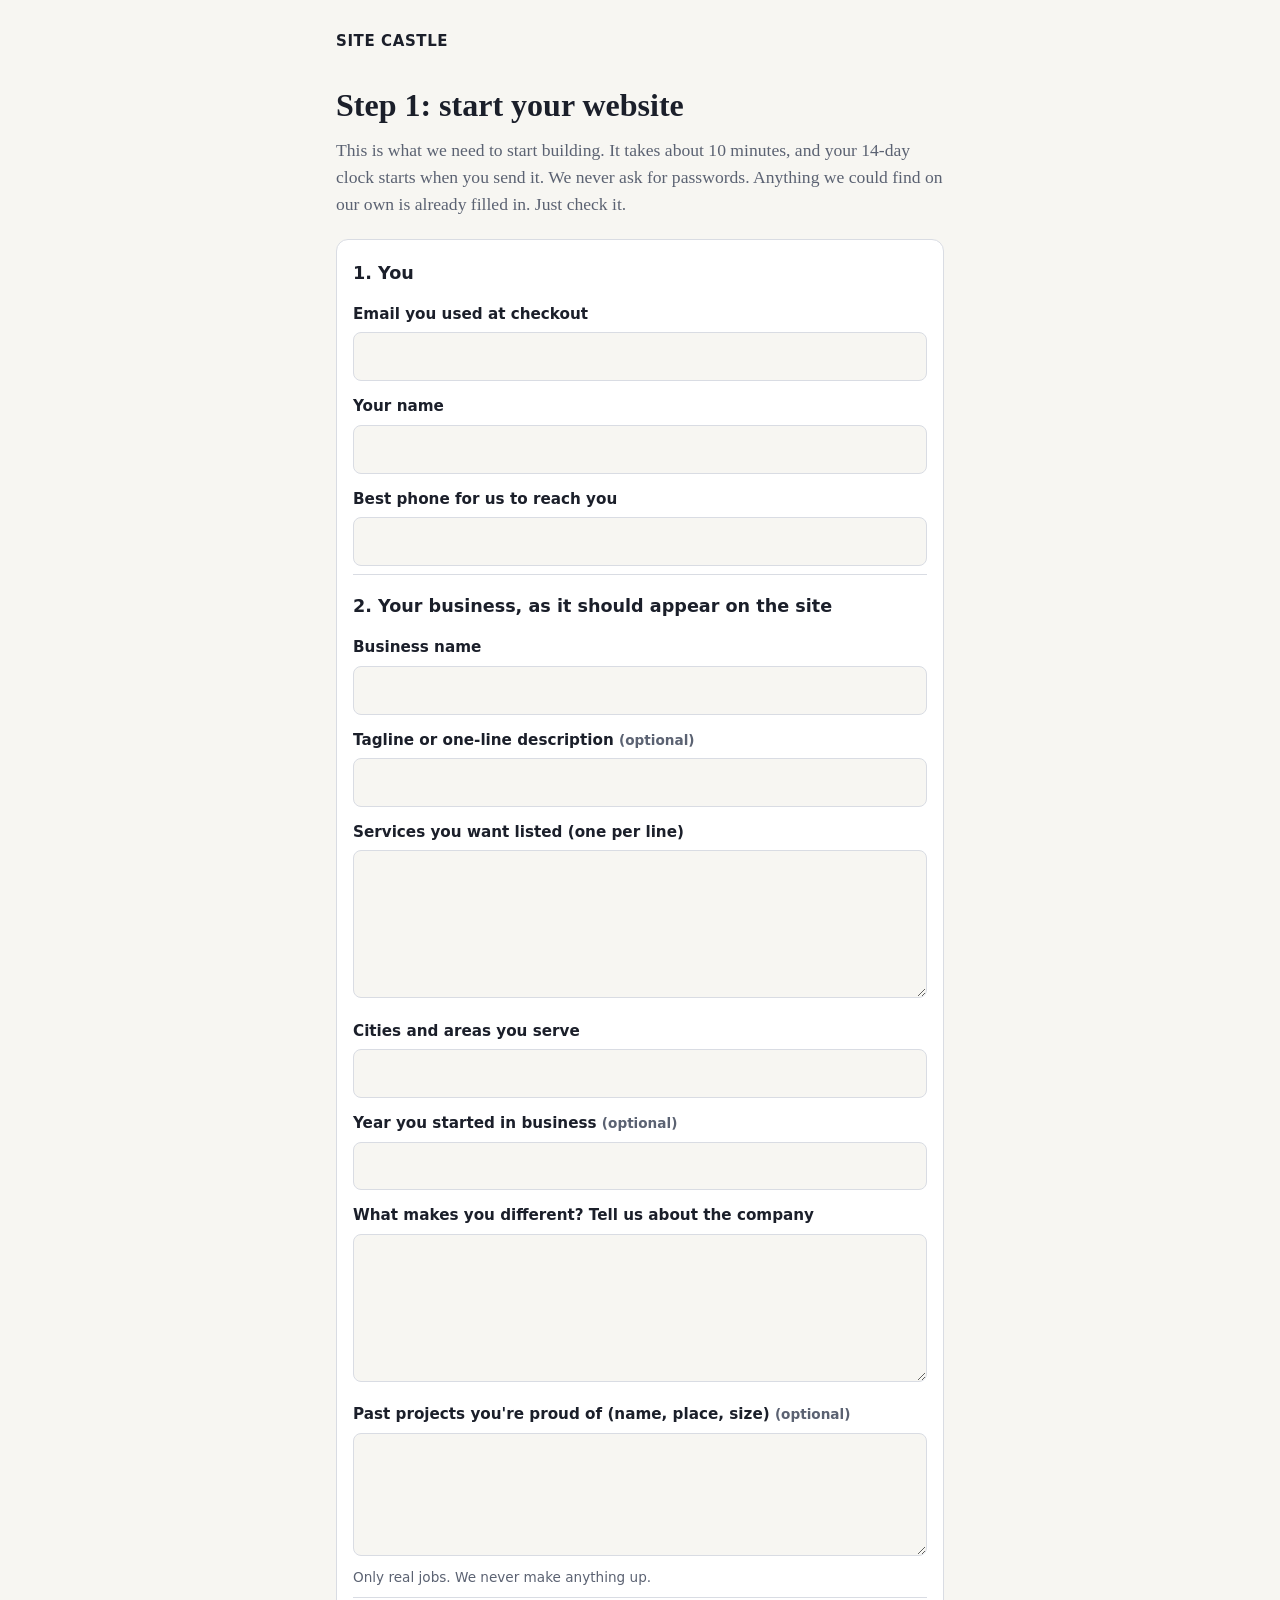
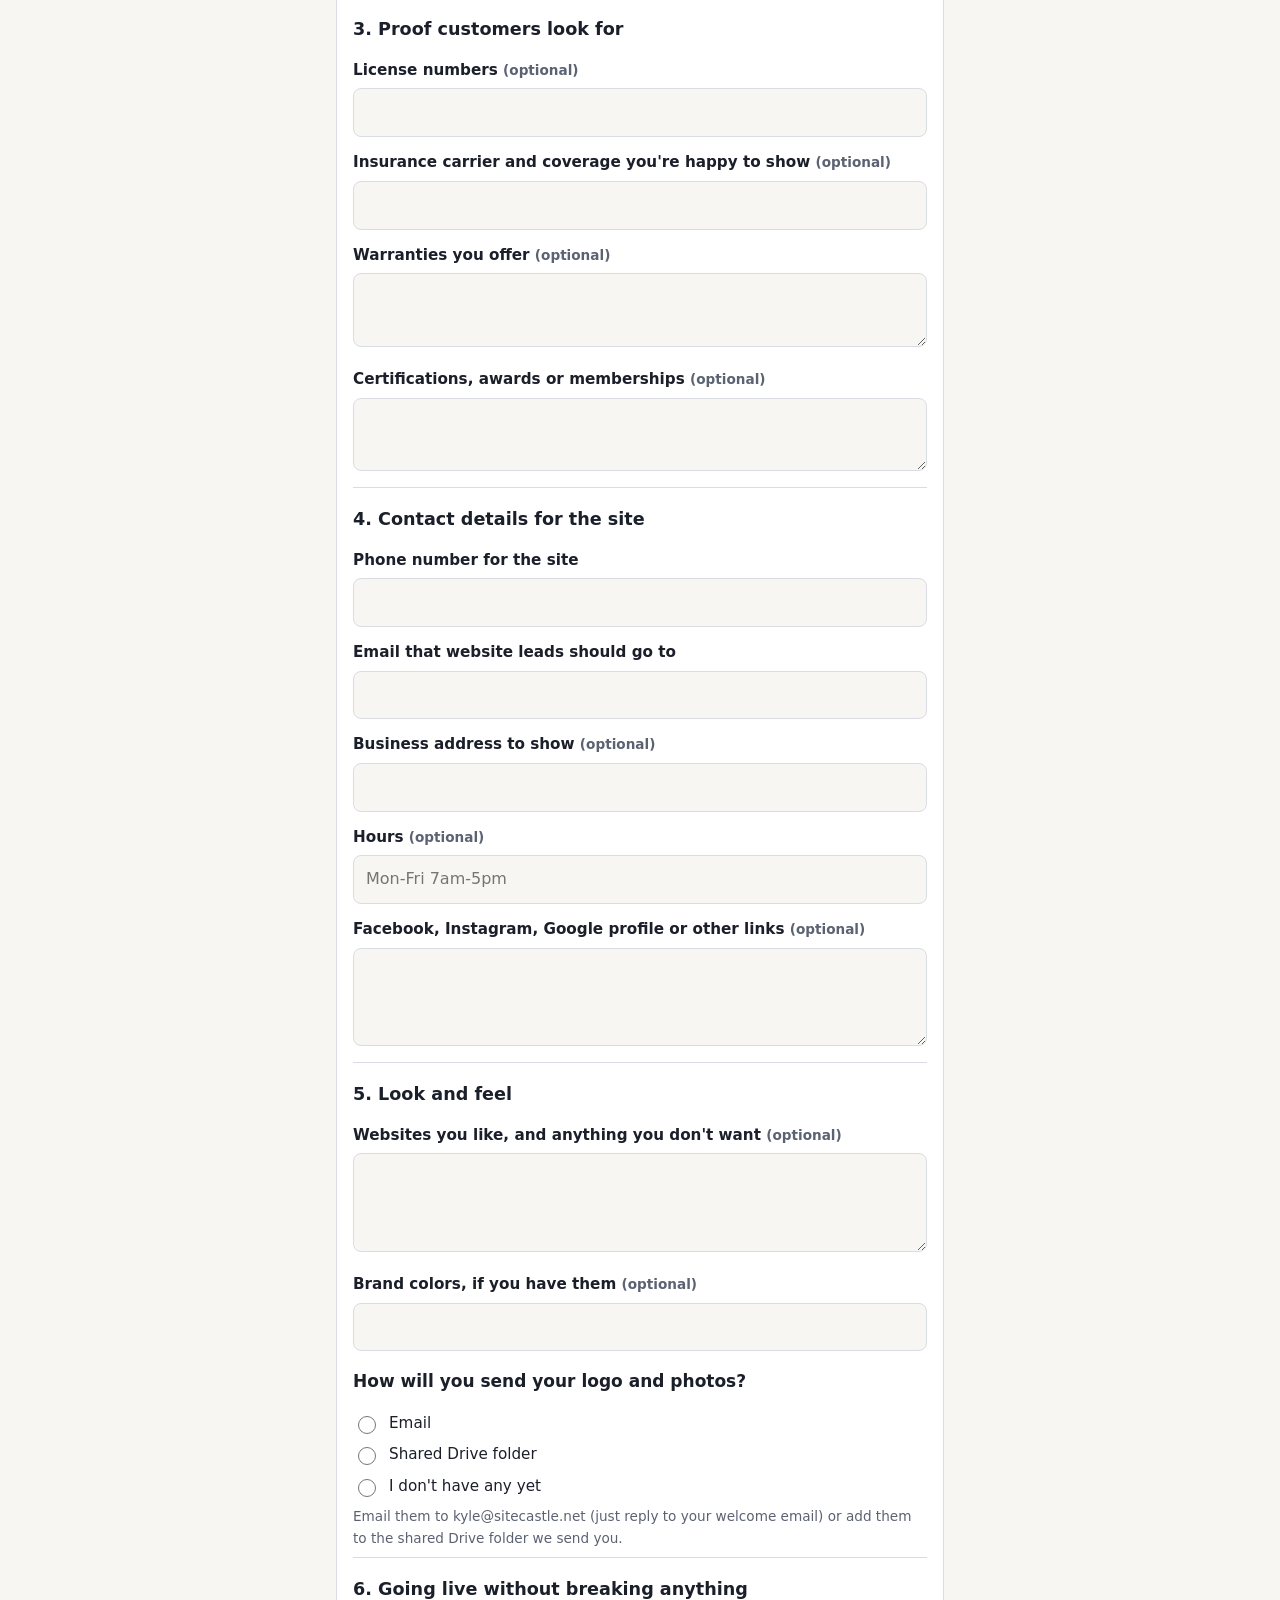
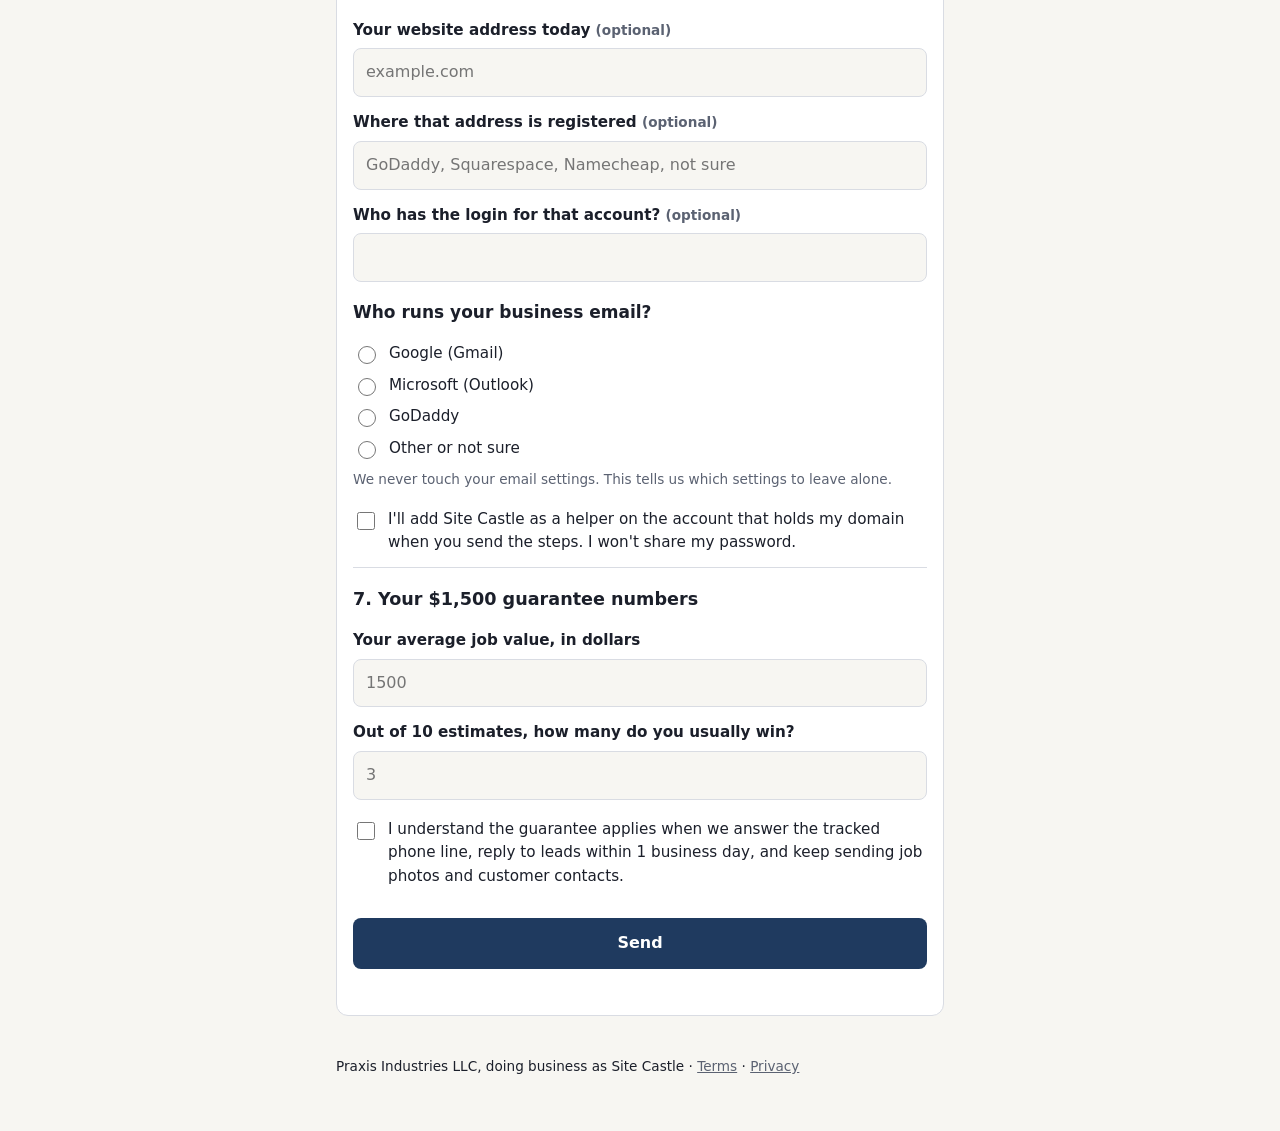
<file: intake-a.html>
<!doctype html>
<html lang="en">
<head>
<meta charset="utf-8">
<meta name="viewport" content="width=device-width, initial-scale=1">
<meta name="robots" content="noindex">
<title>Start your website | Site Castle</title>
<link rel="stylesheet" href="style.css">
</head>
<body>
<div class="wrap">
  <header class="site"><a href="index.html">Site Castle</a></header>
  <main>
    <h1>Step 1: start your website</h1>
    <p class="lede">This is what we need to start building. It takes about 10 minutes, and your 14-day clock starts when you send it. We never ask for passwords. Anything we could find on our own is already filled in. Just check it.</p>

    <form name="intake-a" method="POST" action="/intake-a.html" data-netlify="true" netlify-honeypot="bot-field" data-intake novalidate>
      <input type="hidden" name="form-name" value="intake-a">
      <p class="hp"><label>Don't fill this out: <input name="bot-field" tabindex="-1" autocomplete="off"></label></p>
      <fieldset>
      <legend>1. You</legend>
      <label for="email">Email you used at checkout</label>
      <input type="email" id="email" name="email" autocomplete="email" required>
      <label for="contact_name">Your name</label>
      <input type="text" id="contact_name" name="contact_name" autocomplete="name" required>
      <label for="contact_phone">Best phone for us to reach you</label>
      <input type="tel" id="contact_phone" name="contact_phone" autocomplete="tel" required>
      </fieldset>
      <fieldset>
      <legend>2. Your business, as it should appear on the site</legend>
      <label for="company">Business name</label>
      <input type="text" id="company" name="company" autocomplete="organization" required data-prefill>
      <label for="tagline">Tagline or one-line description <span class="hint">(optional)</span></label>
      <input type="text" id="tagline" name="tagline" data-prefill>
      <label for="services">Services you want listed (one per line)</label>
      <textarea id="services" name="services" rows="5" required data-prefill></textarea>
      <label for="areas">Cities and areas you serve</label>
      <input type="text" id="areas" name="areas" required data-prefill>
      <label for="years">Year you started in business <span class="hint">(optional)</span></label>
      <input type="text" id="years" name="years" data-prefill>
      <label for="about">What makes you different? Tell us about the company</label>
      <textarea id="about" name="about" rows="5" required></textarea>
      <label for="projects">Past projects you&#x27;re proud of (name, place, size) <span class="hint">(optional)</span></label>
      <textarea id="projects" name="projects" rows="4"></textarea>
      <p class="hint">Only real jobs. We never make anything up.</p>
      </fieldset>
      <fieldset>
      <legend>3. Proof customers look for</legend>
      <label for="license">License numbers <span class="hint">(optional)</span></label>
      <input type="text" id="license" name="license" data-prefill>
      <label for="insurance">Insurance carrier and coverage you&#x27;re happy to show <span class="hint">(optional)</span></label>
      <input type="text" id="insurance" name="insurance">
      <label for="warranty">Warranties you offer <span class="hint">(optional)</span></label>
      <textarea id="warranty" name="warranty" rows="2"></textarea>
      <label for="credentials">Certifications, awards or memberships <span class="hint">(optional)</span></label>
      <textarea id="credentials" name="credentials" rows="2" data-prefill></textarea>
      </fieldset>
      <fieldset>
      <legend>4. Contact details for the site</legend>
      <label for="site_phone">Phone number for the site</label>
      <input type="tel" id="site_phone" name="site_phone" required data-prefill>
      <label for="site_email">Email that website leads should go to</label>
      <input type="email" id="site_email" name="site_email" required>
      <label for="address">Business address to show <span class="hint">(optional)</span></label>
      <input type="text" id="address" name="address" autocomplete="street-address" data-prefill>
      <label for="hours">Hours <span class="hint">(optional)</span></label>
      <input type="text" id="hours" name="hours" placeholder="Mon-Fri 7am-5pm" data-prefill>
      <label for="social">Facebook, Instagram, Google profile or other links <span class="hint">(optional)</span></label>
      <textarea id="social" name="social" rows="3" data-prefill></textarea>
      </fieldset>
      <fieldset>
      <legend>5. Look and feel</legend>
      <label for="likes">Websites you like, and anything you don&#x27;t want <span class="hint">(optional)</span></label>
      <textarea id="likes" name="likes" rows="3"></textarea>
      <label for="colors">Brand colors, if you have them <span class="hint">(optional)</span></label>
      <input type="text" id="colors" name="colors">
      <p><strong>How will you send your logo and photos?</strong></p>
      <div class="radios">
        <label><input type="radio" name="files_how" value="Email" required> Email</label>
        <label><input type="radio" name="files_how" value="Shared Drive folder" required> Shared Drive folder</label>
        <label><input type="radio" name="files_how" value="I don&#x27;t have any yet" required> I don&#x27;t have any yet</label>
      </div>
      <p class="hint">Email them to kyle@sitecastle.net (just reply to your welcome email) or add them to the shared Drive folder we send you.</p>
      </fieldset>
      <fieldset>
      <legend>6. Going live without breaking anything</legend>
      <label for="domain">Your website address today <span class="hint">(optional)</span></label>
      <input type="text" id="domain" name="domain" placeholder="example.com" data-prefill>
      <label for="registrar">Where that address is registered <span class="hint">(optional)</span></label>
      <input type="text" id="registrar" name="registrar" placeholder="GoDaddy, Squarespace, Namecheap, not sure" data-prefill>
      <label for="registrar_owner">Who has the login for that account? <span class="hint">(optional)</span></label>
      <input type="text" id="registrar_owner" name="registrar_owner">
      <p><strong>Who runs your business email?</strong></p>
      <div class="radios">
        <label><input type="radio" name="email_provider" value="Google (Gmail)" required> Google (Gmail)</label>
        <label><input type="radio" name="email_provider" value="Microsoft (Outlook)" required> Microsoft (Outlook)</label>
        <label><input type="radio" name="email_provider" value="GoDaddy" required> GoDaddy</label>
        <label><input type="radio" name="email_provider" value="Other or not sure" required> Other or not sure</label>
      </div>
      <p class="hint">We never touch your email settings. This tells us which settings to leave alone.</p>
      <label class="check"><input type="checkbox" id="delegate_ok" name="delegate_ok" value="yes" required> <span>I&#x27;ll add Site Castle as a helper on the account that holds my domain when you send the steps. I won&#x27;t share my password.</span></label>
      </fieldset>
      <fieldset>
      <legend>7. Your $1,500 guarantee numbers</legend>
      <label for="avg_job">Your average job value, in dollars</label>
      <input type="text" id="avg_job" name="avg_job" placeholder="1500" required>
      <label for="close_rate">Out of 10 estimates, how many do you usually win?</label>
      <input type="text" id="close_rate" name="close_rate" placeholder="3" required>
      <label class="check"><input type="checkbox" id="guarantee_terms" name="guarantee_terms" value="yes" required> <span>I understand the guarantee applies when we answer the tracked phone line, reply to leads within 1 business day, and keep sending job photos and customer contacts.</span></label>
      </fieldset>

      <button type="submit">Send</button>
      <p class="saved" id="saved" aria-live="polite"></p>

      <div class="result ok" id="result-ok" role="status" aria-live="polite">
        <p><strong>Thank you. Your 14-day clock has started.</strong> We build a preview of your site and show it to you before anything goes live.</p><p>Next is a second form about leads, reviews and growth. It is not needed to build your site and is due within 30 days. <a href="intake-b.html">Start the second form now</a>, or use the link in your email later.</p>
      </div>
      <div class="result warn" id="result-err" role="alert">
        <p>Something went wrong sending that. Your answers are still here. Please try again in a moment, or email kyle@sitecastle.net.</p>
      </div>
    </form>
  </main>
  <footer>
    <p>Praxis Industries LLC, doing business as Site Castle &middot; <a href="terms.html">Terms</a> &middot; <a href="privacy.html">Privacy</a></p>
  </footer>
</div>
<script src="intake.js"></script>
</body>
</html>
</file>
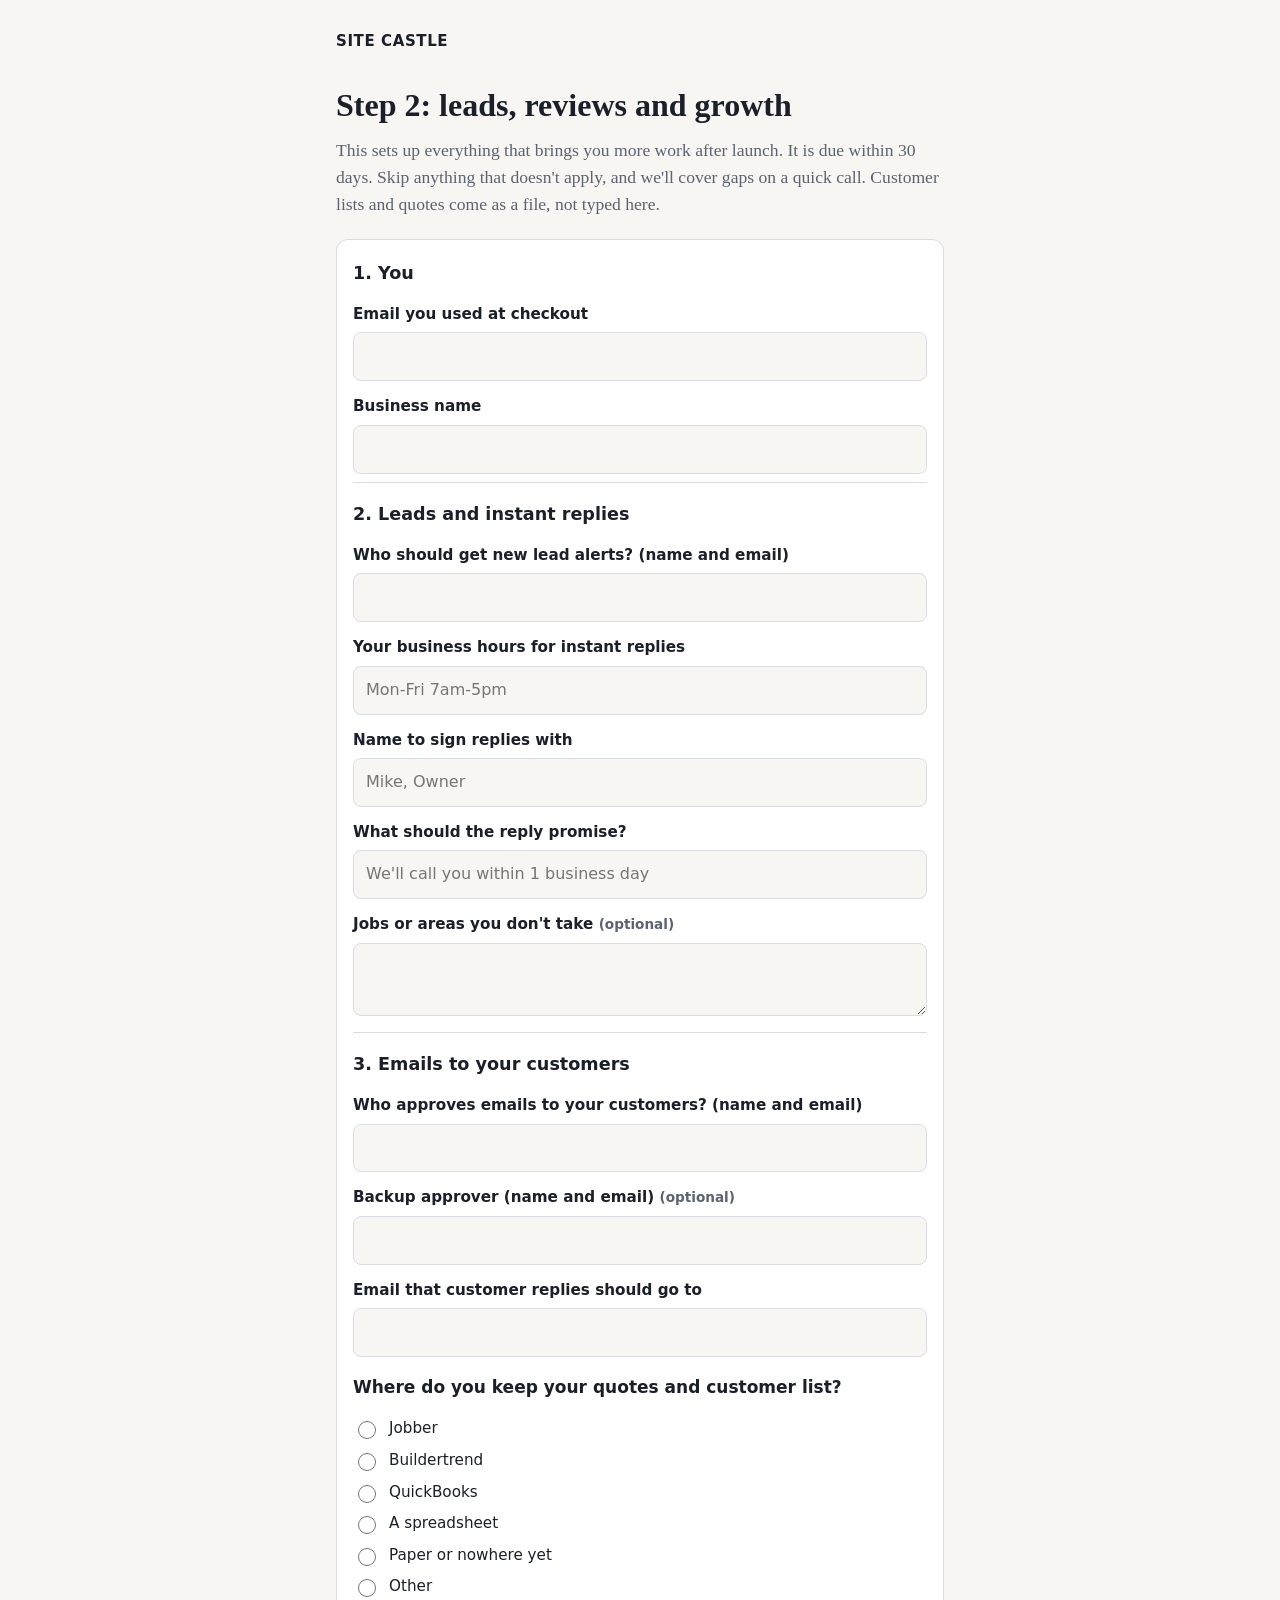
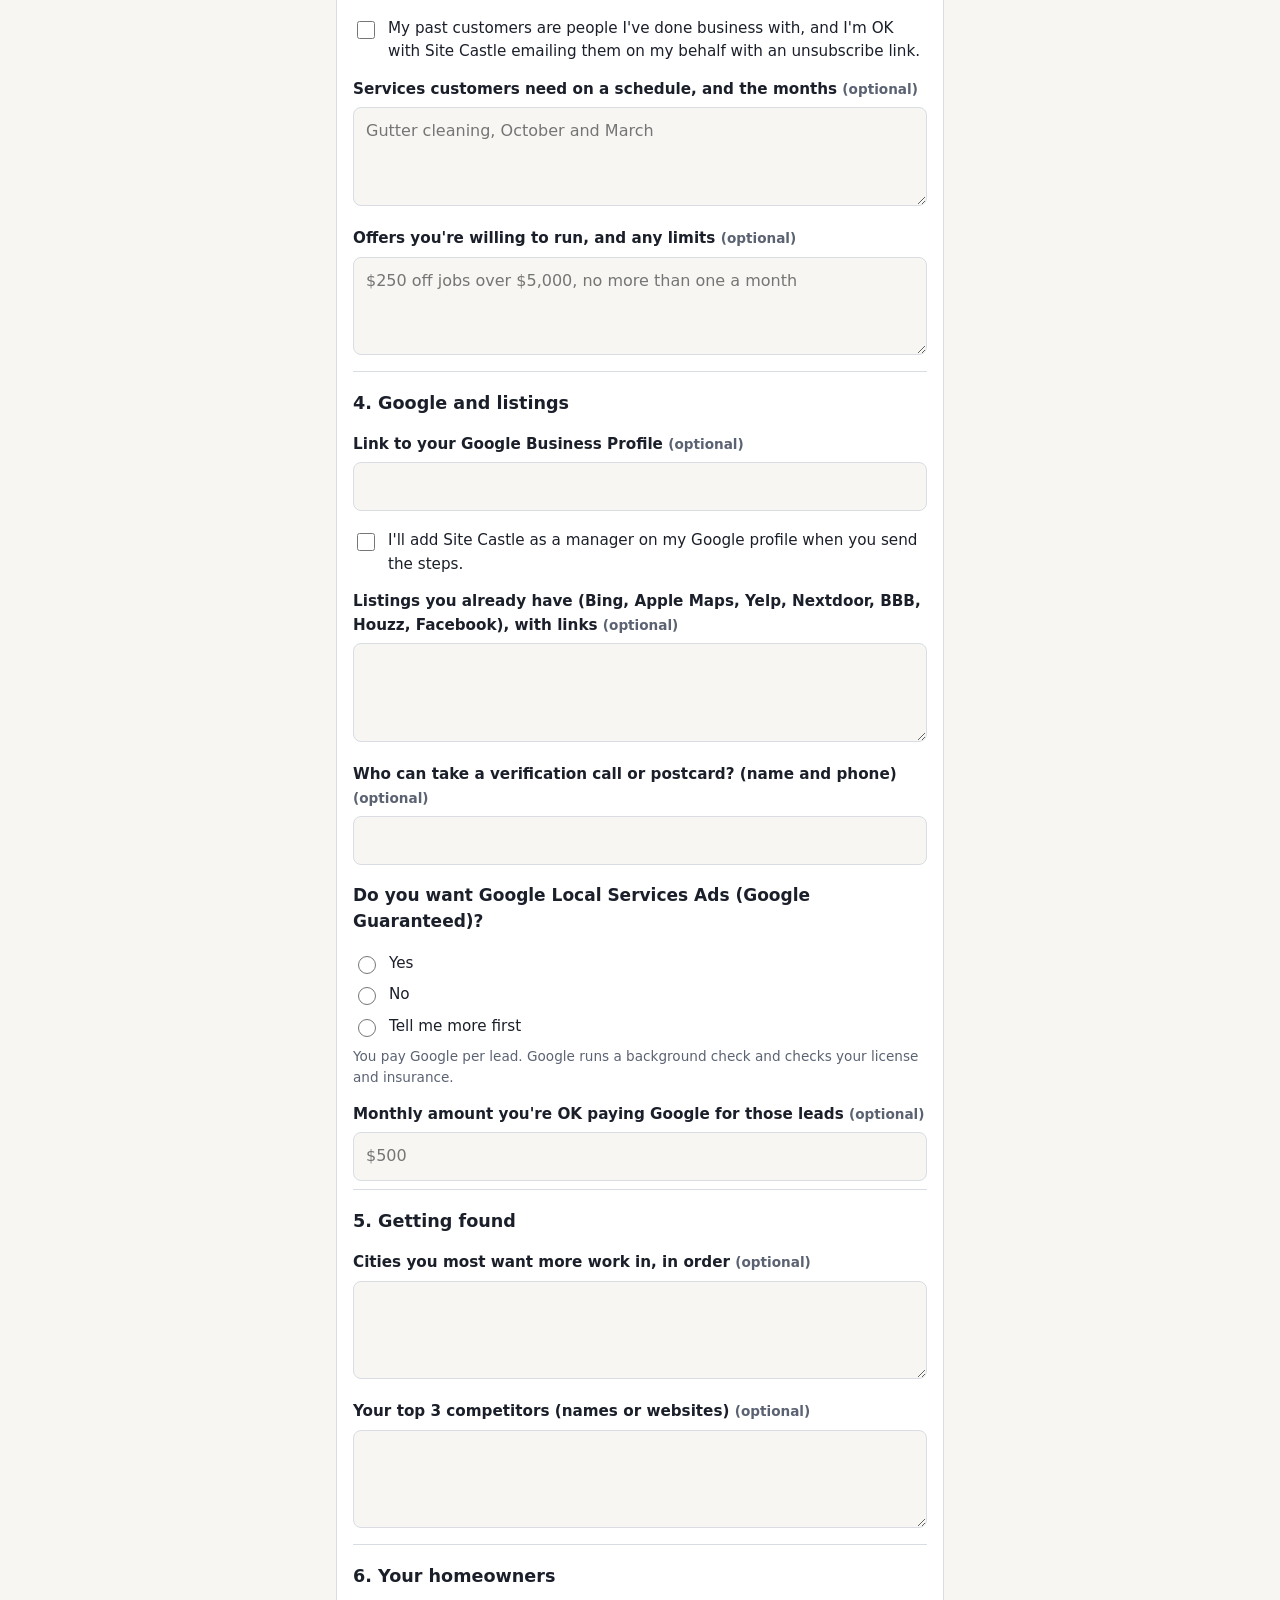
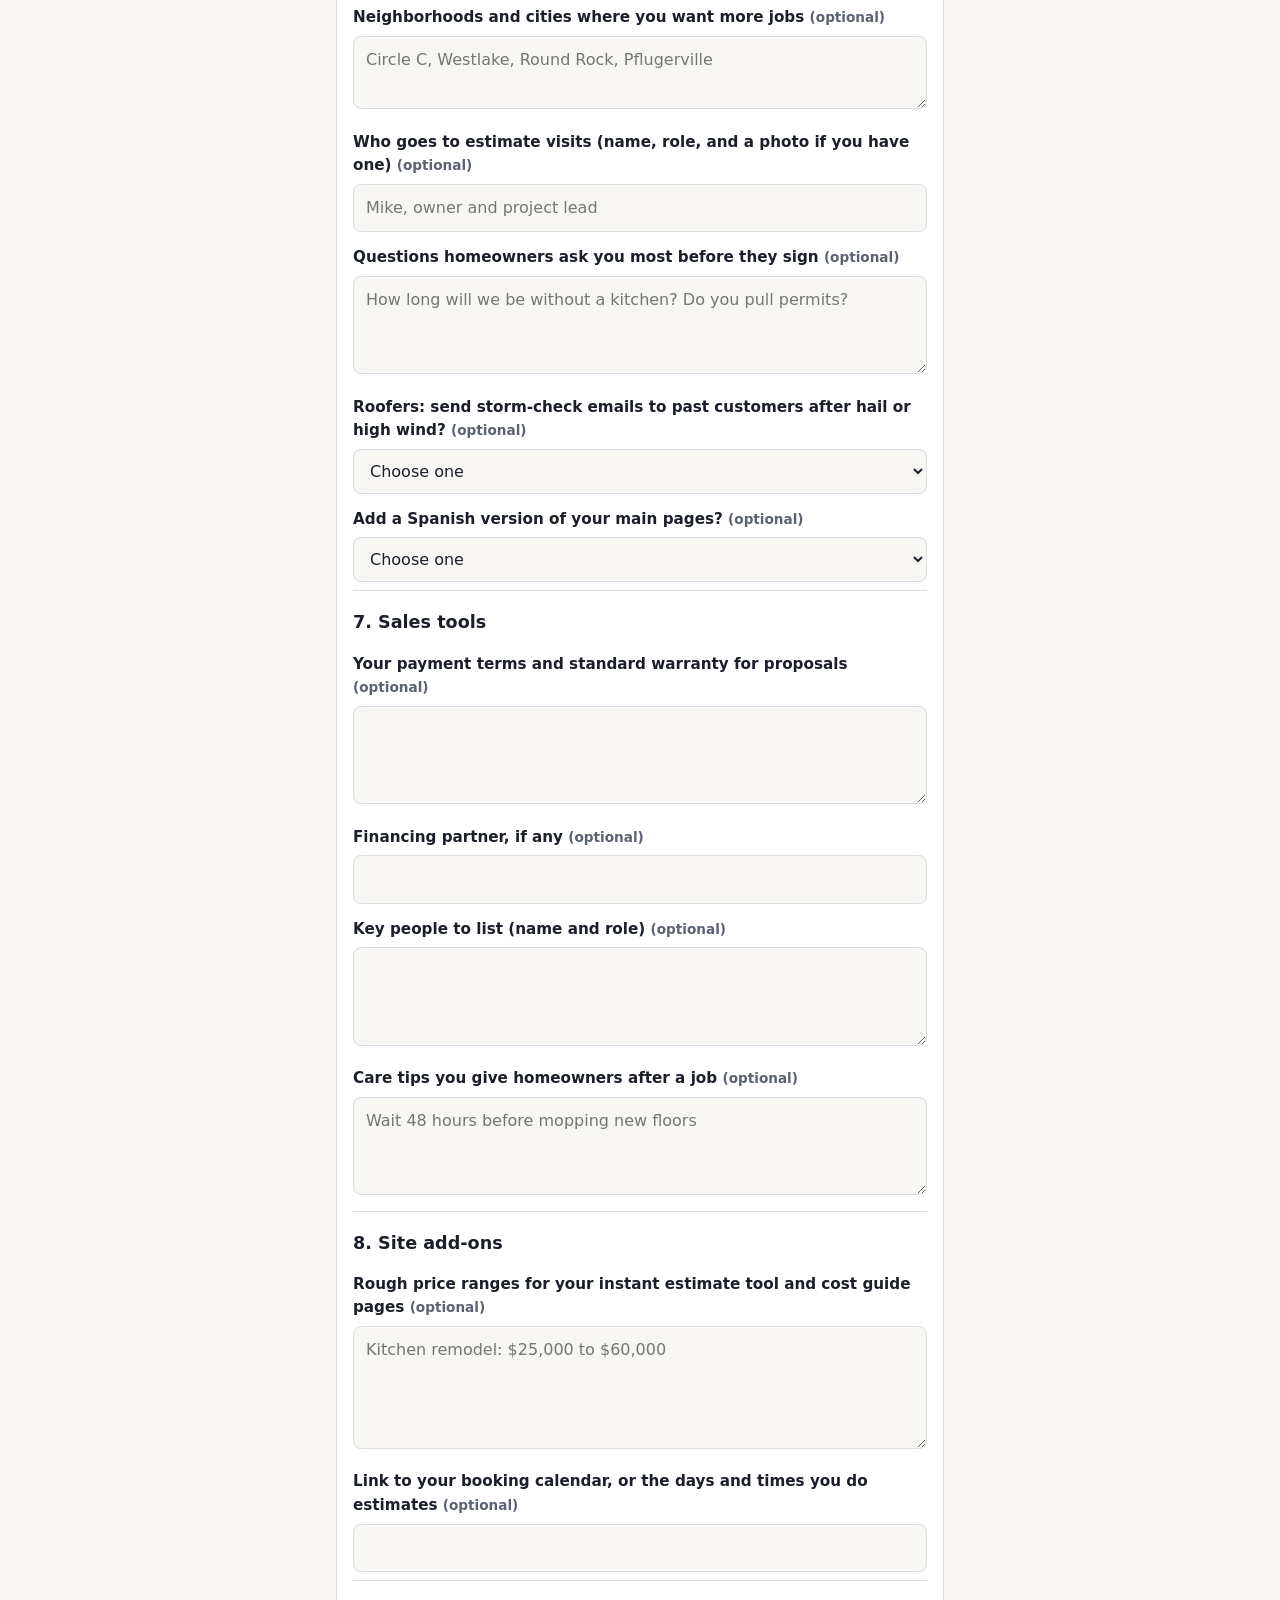
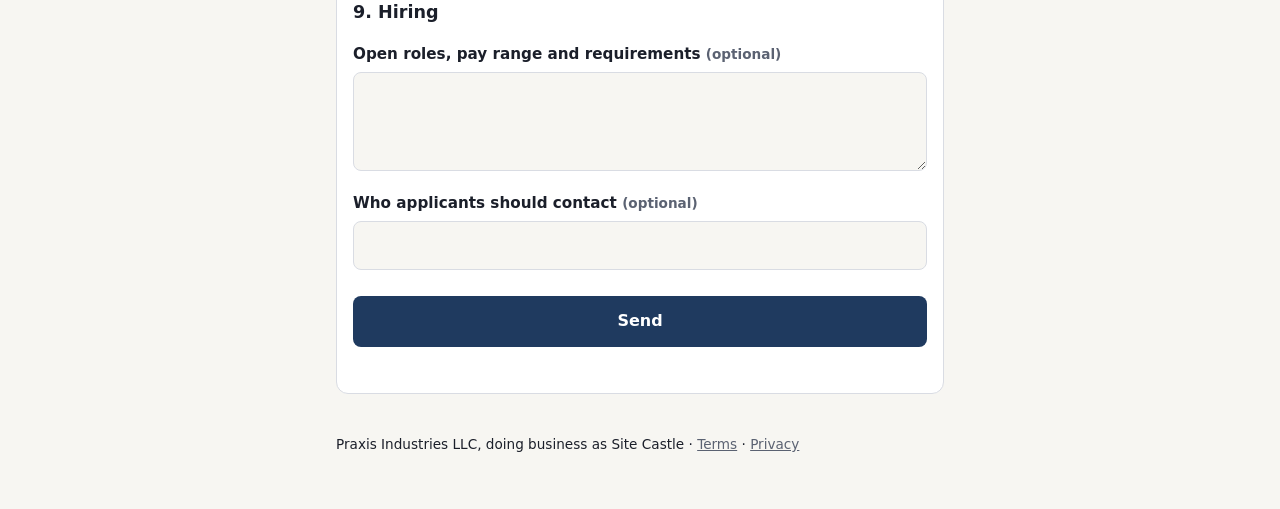
<file: intake-b.html>
<!doctype html>
<html lang="en">
<head>
<meta charset="utf-8">
<meta name="viewport" content="width=device-width, initial-scale=1">
<meta name="robots" content="noindex">
<title>Grow with your website | Site Castle</title>
<link rel="stylesheet" href="style.css">
</head>
<body>
<div class="wrap">
  <header class="site"><a href="index.html">Site Castle</a></header>
  <main>
    <h1>Step 2: leads, reviews and growth</h1>
    <p class="lede">This sets up everything that brings you more work after launch. It is due within 30 days. Skip anything that doesn't apply, and we'll cover gaps on a quick call. Customer lists and quotes come as a file, not typed here.</p>

    <form name="intake-b" method="POST" action="/intake-b.html" data-netlify="true" netlify-honeypot="bot-field" data-intake novalidate>
      <input type="hidden" name="form-name" value="intake-b">
      <p class="hp"><label>Don't fill this out: <input name="bot-field" tabindex="-1" autocomplete="off"></label></p>
      <fieldset>
      <legend>1. You</legend>
      <label for="email">Email you used at checkout</label>
      <input type="email" id="email" name="email" autocomplete="email" required>
      <label for="company">Business name</label>
      <input type="text" id="company" name="company" autocomplete="organization" required data-prefill>
      </fieldset>
      <fieldset>
      <legend>2. Leads and instant replies</legend>
      <label for="lead_alert_to">Who should get new lead alerts? (name and email)</label>
      <input type="text" id="lead_alert_to" name="lead_alert_to" required>
      <label for="reply_hours">Your business hours for instant replies</label>
      <input type="text" id="reply_hours" name="reply_hours" placeholder="Mon-Fri 7am-5pm" required data-prefill>
      <label for="reply_signer">Name to sign replies with</label>
      <input type="text" id="reply_signer" name="reply_signer" placeholder="Mike, Owner" required>
      <label for="reply_promise">What should the reply promise?</label>
      <input type="text" id="reply_promise" name="reply_promise" placeholder="We&#x27;ll call you within 1 business day" required>
      <label for="not_taken">Jobs or areas you don&#x27;t take <span class="hint">(optional)</span></label>
      <textarea id="not_taken" name="not_taken" rows="2"></textarea>
      </fieldset>
      <fieldset>
      <legend>3. Emails to your customers</legend>
      <label for="approver">Who approves emails to your customers? (name and email)</label>
      <input type="text" id="approver" name="approver" required>
      <label for="approver_backup">Backup approver (name and email) <span class="hint">(optional)</span></label>
      <input type="text" id="approver_backup" name="approver_backup">
      <label for="reply_to">Email that customer replies should go to</label>
      <input type="email" id="reply_to" name="reply_to" required>
      <p><strong>Where do you keep your quotes and customer list?</strong></p>
      <div class="radios">
        <label><input type="radio" name="quote_tool" value="Jobber" required> Jobber</label>
        <label><input type="radio" name="quote_tool" value="Buildertrend" required> Buildertrend</label>
        <label><input type="radio" name="quote_tool" value="QuickBooks" required> QuickBooks</label>
        <label><input type="radio" name="quote_tool" value="A spreadsheet" required> A spreadsheet</label>
        <label><input type="radio" name="quote_tool" value="Paper or nowhere yet" required> Paper or nowhere yet</label>
        <label><input type="radio" name="quote_tool" value="Other" required> Other</label>
      </div>
      <label class="check"><input type="checkbox" id="contacts_ok" name="contacts_ok" value="yes" required> <span>My past customers are people I&#x27;ve done business with, and I&#x27;m OK with Site Castle emailing them on my behalf with an unsubscribe link.</span></label>
      <label for="seasonal">Services customers need on a schedule, and the months <span class="hint">(optional)</span></label>
      <textarea id="seasonal" name="seasonal" rows="3" placeholder="Gutter cleaning, October and March"></textarea>
      <label for="offers">Offers you&#x27;re willing to run, and any limits <span class="hint">(optional)</span></label>
      <textarea id="offers" name="offers" rows="3" placeholder="$250 off jobs over $5,000, no more than one a month"></textarea>
      </fieldset>
      <fieldset>
      <legend>4. Google and listings</legend>
      <label for="gbp_link">Link to your Google Business Profile <span class="hint">(optional)</span></label>
      <input type="text" id="gbp_link" name="gbp_link" data-prefill>
      <label class="check"><input type="checkbox" id="gbp_manager_ok" name="gbp_manager_ok" value="yes"> <span>I&#x27;ll add Site Castle as a manager on my Google profile when you send the steps.</span></label>
      <label for="listings">Listings you already have (Bing, Apple Maps, Yelp, Nextdoor, BBB, Houzz, Facebook), with links <span class="hint">(optional)</span></label>
      <textarea id="listings" name="listings" rows="3" data-prefill></textarea>
      <label for="verifier">Who can take a verification call or postcard? (name and phone) <span class="hint">(optional)</span></label>
      <input type="text" id="verifier" name="verifier">
      <p><strong>Do you want Google Local Services Ads (Google Guaranteed)?</strong></p>
      <div class="radios">
        <label><input type="radio" name="lsa" value="Yes" required> Yes</label>
        <label><input type="radio" name="lsa" value="No" required> No</label>
        <label><input type="radio" name="lsa" value="Tell me more first" required> Tell me more first</label>
      </div>
      <p class="hint">You pay Google per lead. Google runs a background check and checks your license and insurance.</p>
      <label for="lsa_budget">Monthly amount you&#x27;re OK paying Google for those leads <span class="hint">(optional)</span></label>
      <input type="text" id="lsa_budget" name="lsa_budget" placeholder="$500">
      </fieldset>
      <fieldset>
      <legend>5. Getting found</legend>
      <label for="priority_cities">Cities you most want more work in, in order <span class="hint">(optional)</span></label>
      <textarea id="priority_cities" name="priority_cities" rows="3"></textarea>
      <label for="competitors">Your top 3 competitors (names or websites) <span class="hint">(optional)</span></label>
      <textarea id="competitors" name="competitors" rows="3"></textarea>
      </fieldset>
      <fieldset>
      <legend>6. Your homeowners</legend>
      <label for="neighborhoods">Neighborhoods and cities where you want more jobs <span class="hint">(optional)</span></label>
      <textarea id="neighborhoods" name="neighborhoods" rows="2" placeholder="Circle C, Westlake, Round Rock, Pflugerville"></textarea>
      <label for="estimate_visitor">Who goes to estimate visits (name, role, and a photo if you have one) <span class="hint">(optional)</span></label>
      <input type="text" id="estimate_visitor" name="estimate_visitor" placeholder="Mike, owner and project lead">
      <label for="homeowner_questions">Questions homeowners ask you most before they sign <span class="hint">(optional)</span></label>
      <textarea id="homeowner_questions" name="homeowner_questions" rows="3" placeholder="How long will we be without a kitchen? Do you pull permits?"></textarea>
      <label for="storm_watch">Roofers: send storm-check emails to past customers after hail or high wind? <span class="hint">(optional)</span></label>
      <select id="storm_watch" name="storm_watch"><option value="">Choose one</option><option>Yes</option><option>No</option><option>Not a roofer</option></select>
      <label for="spanish_pages">Add a Spanish version of your main pages? <span class="hint">(optional)</span></label>
      <select id="spanish_pages" name="spanish_pages"><option value="">Choose one</option><option>Yes</option><option>No</option></select>
      </fieldset>
      <fieldset>
      <legend>7. Sales tools</legend>
      <label for="payment_terms">Your payment terms and standard warranty for proposals <span class="hint">(optional)</span></label>
      <textarea id="payment_terms" name="payment_terms" rows="3"></textarea>
      <label for="financing">Financing partner, if any <span class="hint">(optional)</span></label>
      <input type="text" id="financing" name="financing">
      <label for="key_people">Key people to list (name and role) <span class="hint">(optional)</span></label>
      <textarea id="key_people" name="key_people" rows="3"></textarea>
      <label for="care_tips">Care tips you give homeowners after a job <span class="hint">(optional)</span></label>
      <textarea id="care_tips" name="care_tips" rows="3" placeholder="Wait 48 hours before mopping new floors"></textarea>
      </fieldset>
      <fieldset>
      <legend>8. Site add-ons</legend>
      <label for="price_ranges">Rough price ranges for your instant estimate tool and cost guide pages <span class="hint">(optional)</span></label>
      <textarea id="price_ranges" name="price_ranges" rows="4" placeholder="Kitchen remodel: $25,000 to $60,000"></textarea>
      <label for="calendar">Link to your booking calendar, or the days and times you do estimates <span class="hint">(optional)</span></label>
      <input type="text" id="calendar" name="calendar">
      </fieldset>
      <fieldset>
      <legend>9. Hiring</legend>
      <label for="roles">Open roles, pay range and requirements <span class="hint">(optional)</span></label>
      <textarea id="roles" name="roles" rows="3"></textarea>
      <label for="hiring_contact">Who applicants should contact <span class="hint">(optional)</span></label>
      <input type="text" id="hiring_contact" name="hiring_contact">
      </fieldset>

      <button type="submit">Send</button>
      <p class="saved" id="saved" aria-live="polite"></p>

      <div class="result ok" id="result-ok" role="status" aria-live="polite">
        <p><strong>Thank you. You're all set.</strong> Now send your customer list and open or old quotes as a file (a spreadsheet or an export from your software). Email them to kyle@sitecastle.net or add them to your shared Drive folder.</p>
      </div>
      <div class="result warn" id="result-err" role="alert">
        <p>Something went wrong sending that. Your answers are still here. Please try again in a moment, or email kyle@sitecastle.net.</p>
      </div>
    </form>
  </main>
  <footer>
    <p>Praxis Industries LLC, doing business as Site Castle &middot; <a href="terms.html">Terms</a> &middot; <a href="privacy.html">Privacy</a></p>
  </footer>
</div>
<script src="intake.js"></script>
</body>
</html>
</file>
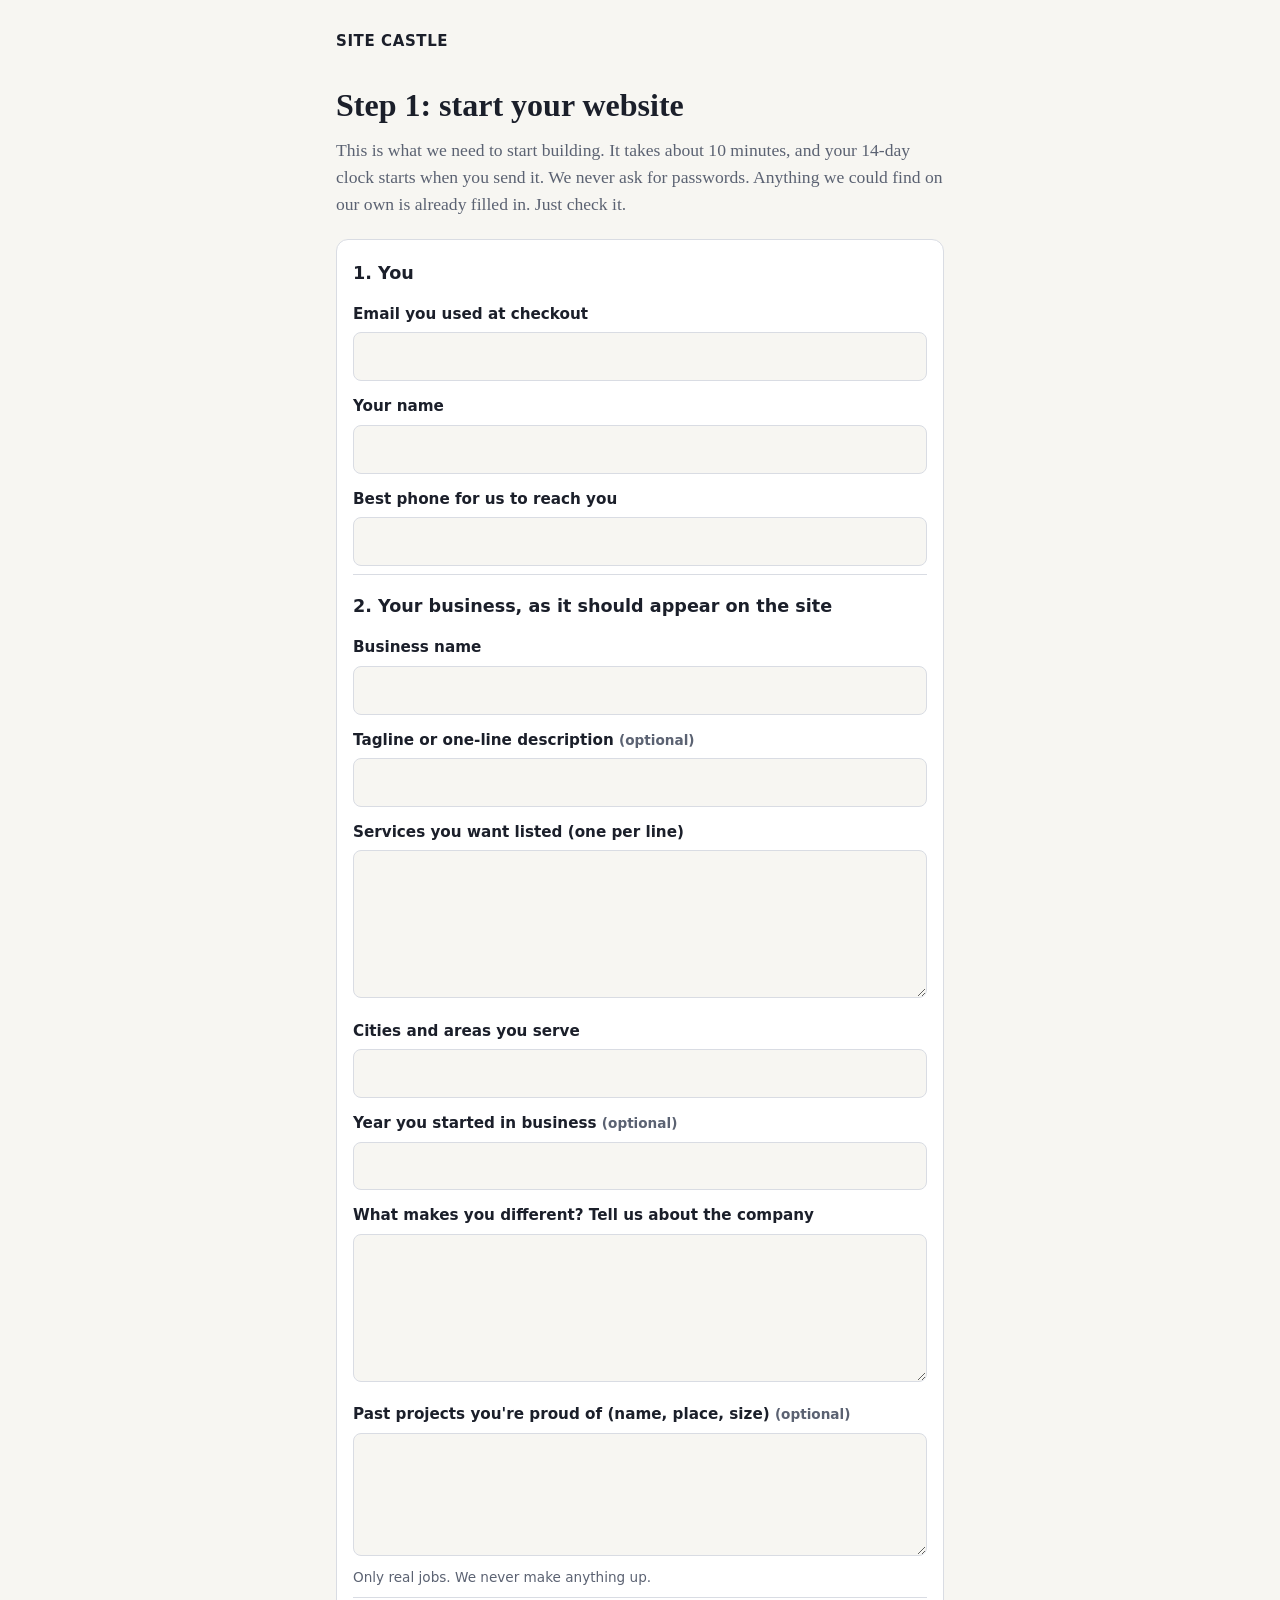
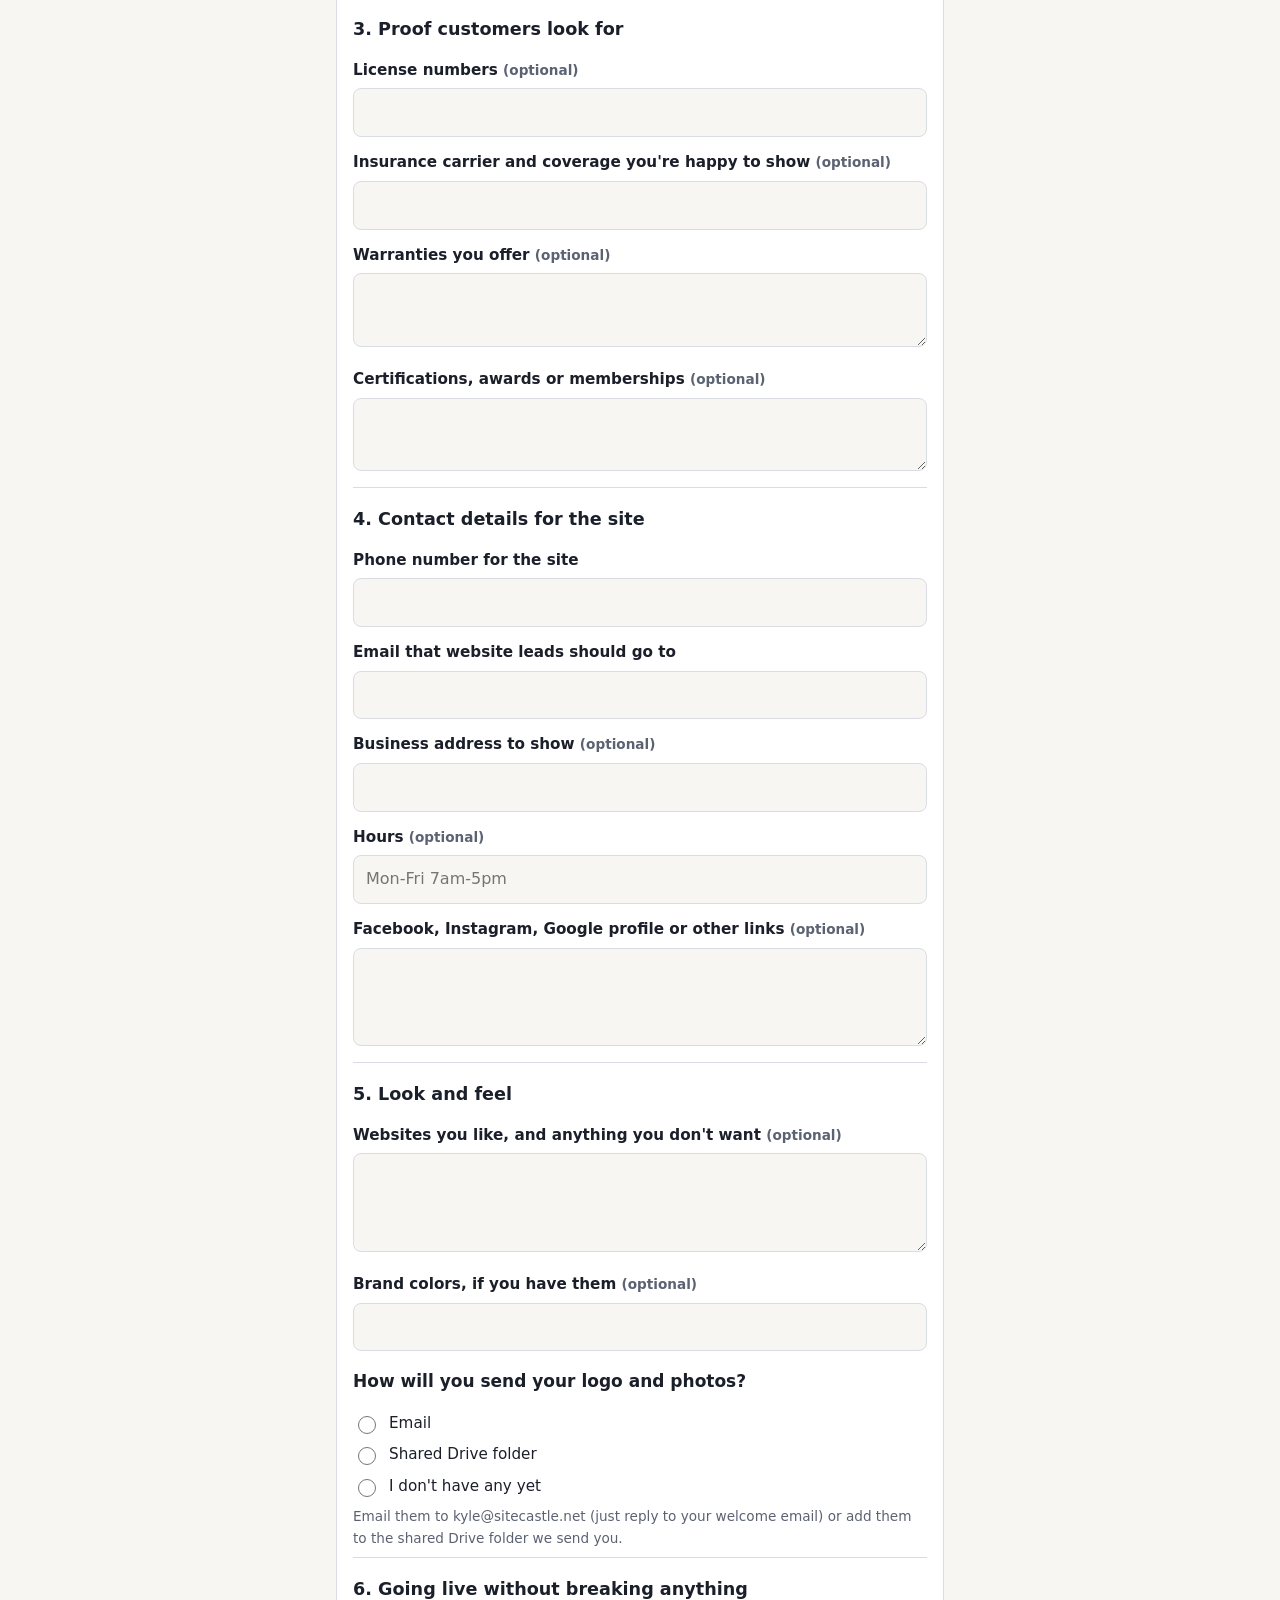
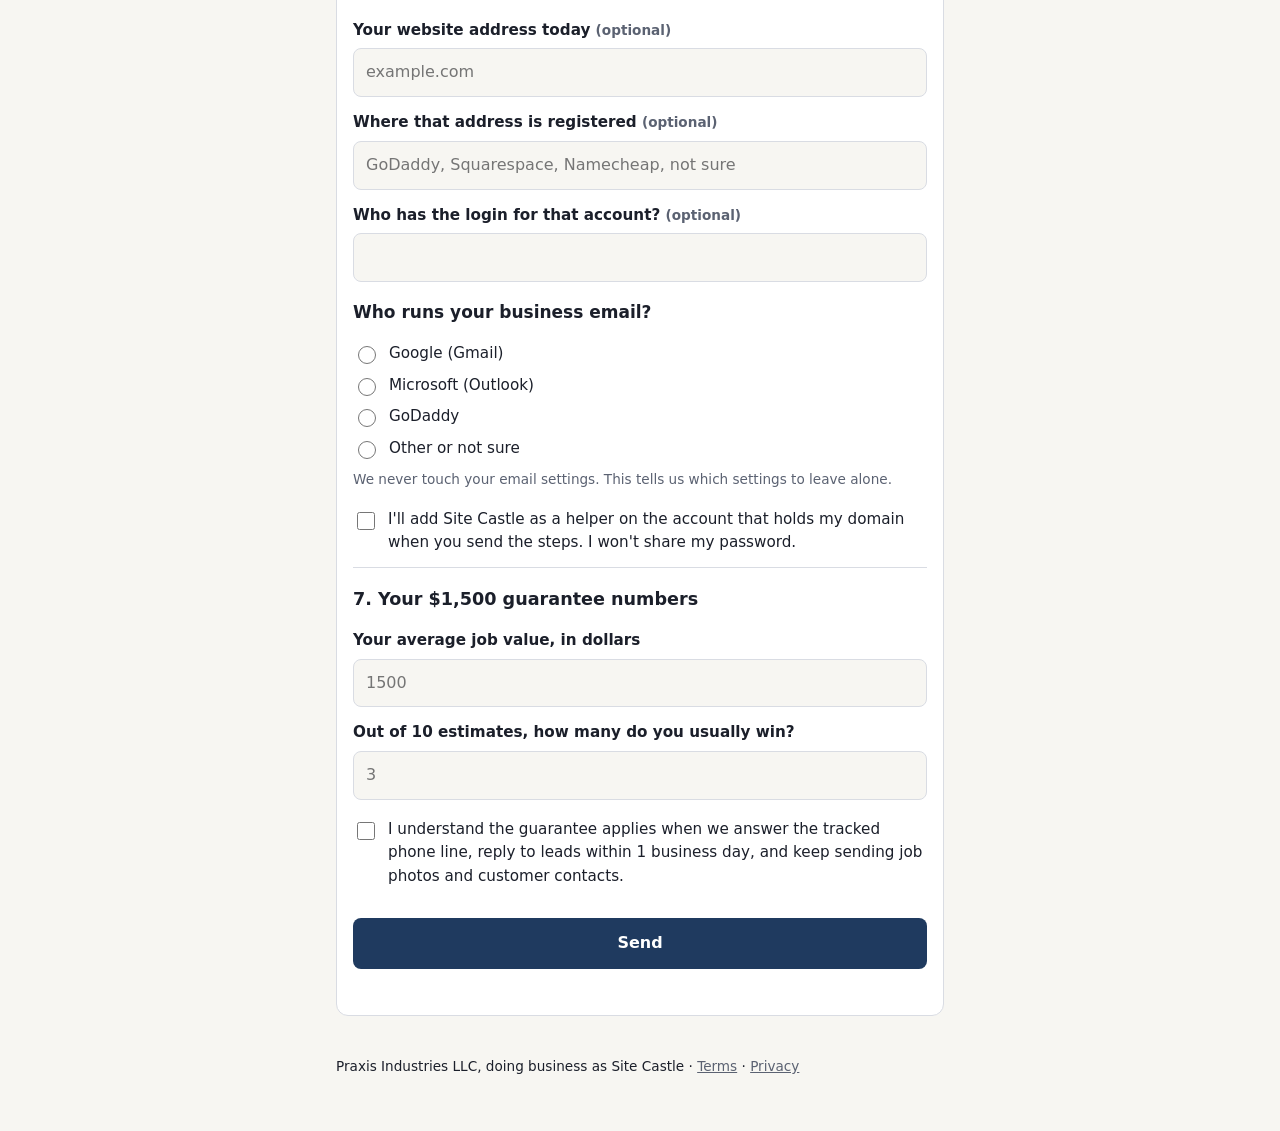
<file: intake.html>
<!doctype html>
<html lang="en">
<head>
<meta charset="utf-8">
<meta name="viewport" content="width=device-width, initial-scale=1">
<meta name="robots" content="noindex">
<meta http-equiv="refresh" content="0; url=intake-a.html">
<title>Start your website | Site Castle</title>
<link rel="stylesheet" href="style.css">
</head>
<body><div class="wrap"><p>Moved. <a href="intake-a.html">Go to the form</a>.</p></div></body>
</html>
</file>
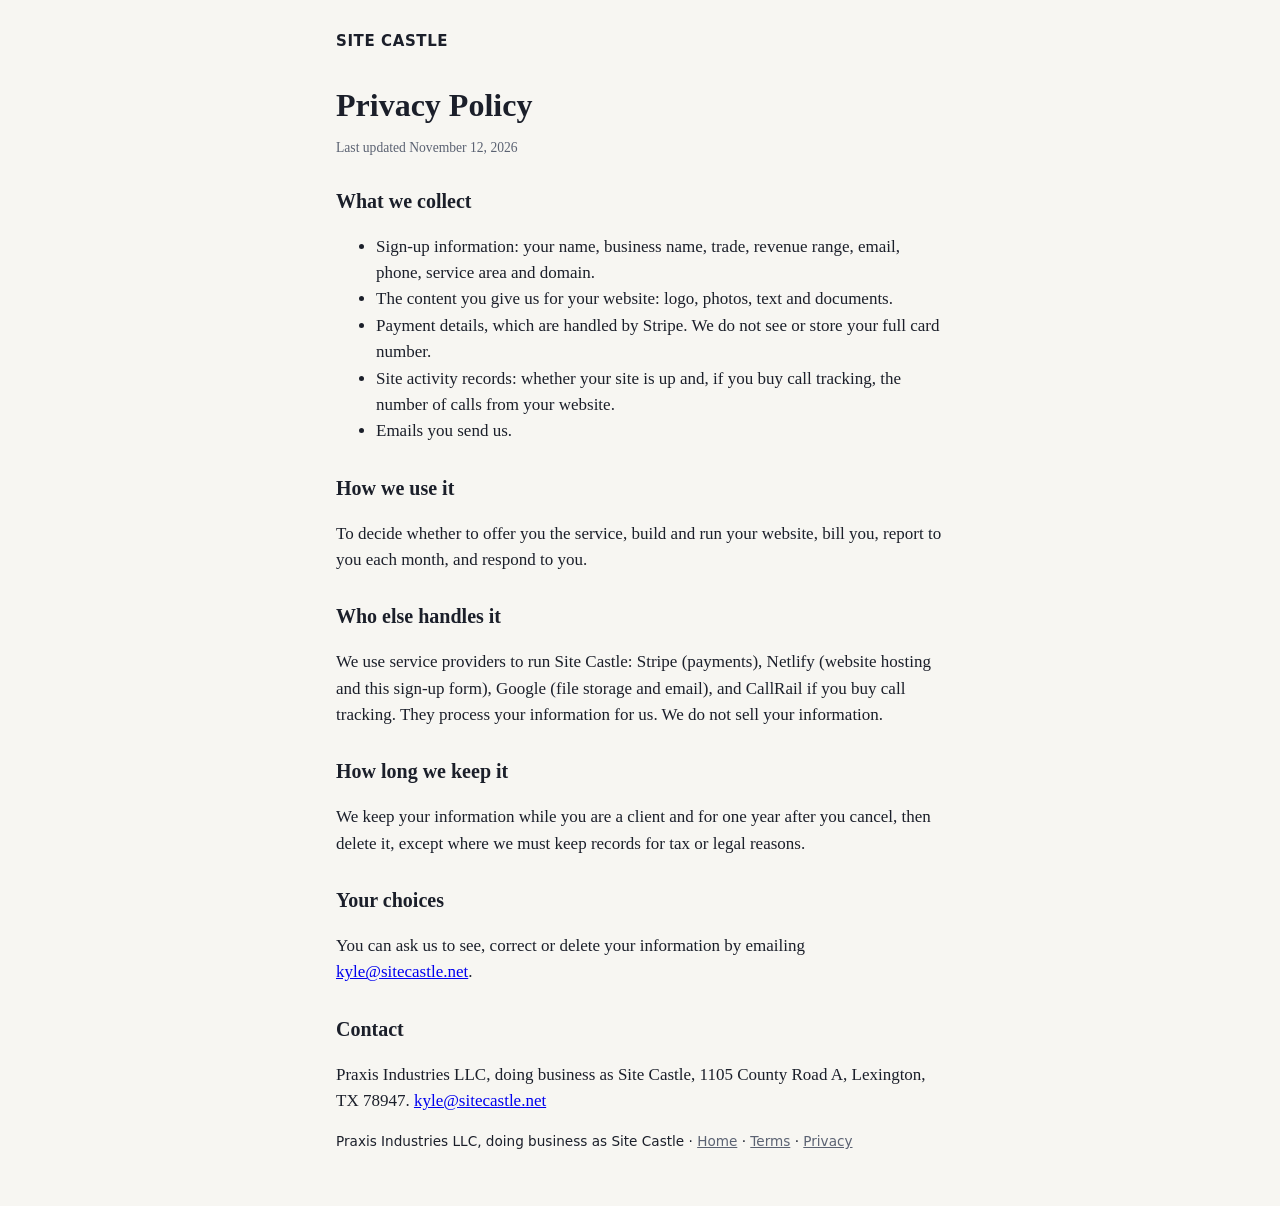
<file: privacy.html>
<!doctype html>
<html lang="en">
<head>
<meta charset="utf-8">
<meta name="viewport" content="width=device-width, initial-scale=1">
<title>Privacy Policy | Site Castle</title>
<link rel="stylesheet" href="style.css">
</head>
<body>
<div class="wrap legal">
  <header class="site"><a href="index.html">Site Castle</a></header>
  <main>
<h1>Privacy Policy</h1>
<p class="hint">Last updated November 12, 2026</p>
<h2>What we collect</h2>
<ul>
<li>Sign-up information: your name, business name, trade, revenue range, email, phone, service area and domain.</li>
<li>The content you give us for your website: logo, photos, text and documents.</li>
<li>Payment details, which are handled by Stripe. We do not see or store your full card number.</li>
<li>Site activity records: whether your site is up and, if you buy call tracking, the number of calls from your website.</li>
<li>Emails you send us.</li>
</ul>
<h2>How we use it</h2>
<p>To decide whether to offer you the service, build and run your website, bill you, report to you each month, and respond to you.</p>
<h2>Who else handles it</h2>
<p>We use service providers to run Site Castle: Stripe (payments), Netlify (website hosting and this sign-up form), Google (file storage and email), and CallRail if you buy call tracking. They process your information for us. We do not sell your information.</p>
<h2>How long we keep it</h2>
<p>We keep your information while you are a client and for one year after you cancel, then delete it, except where we must keep records for tax or legal reasons.</p>
<h2>Your choices</h2>
<p>You can ask us to see, correct or delete your information by emailing <a href="mailto:kyle@sitecastle.net">kyle@sitecastle.net</a>.</p>
<h2>Contact</h2>
<p>Praxis Industries LLC, doing business as Site Castle, 1105 County Road A, Lexington, TX 78947. <a href="mailto:kyle@sitecastle.net">kyle@sitecastle.net</a></p>
  </main>
  <footer>
    <p>Praxis Industries LLC, doing business as Site Castle &middot; <a href="index.html">Home</a> &middot; <a href="terms.html">Terms</a> &middot; <a href="privacy.html">Privacy</a></p>
  </footer>
</div>
</body>
</html>
</file>
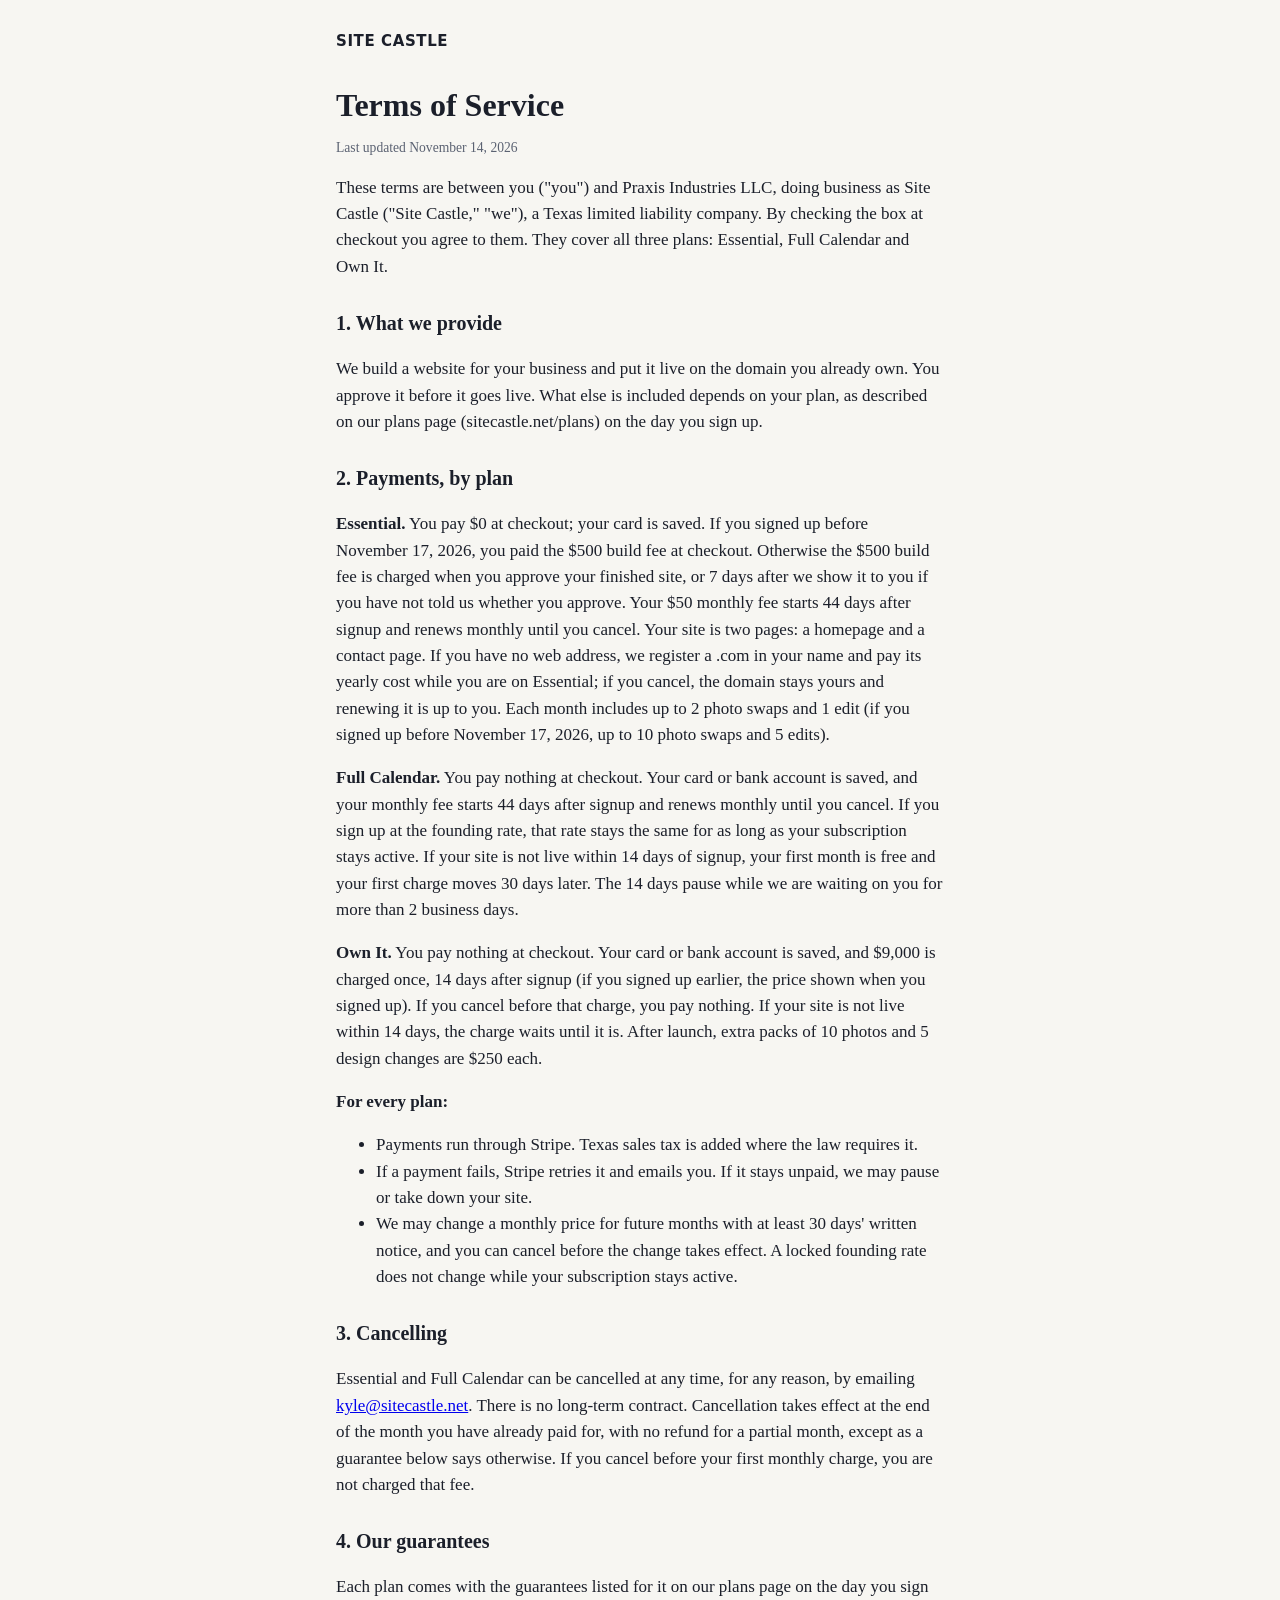
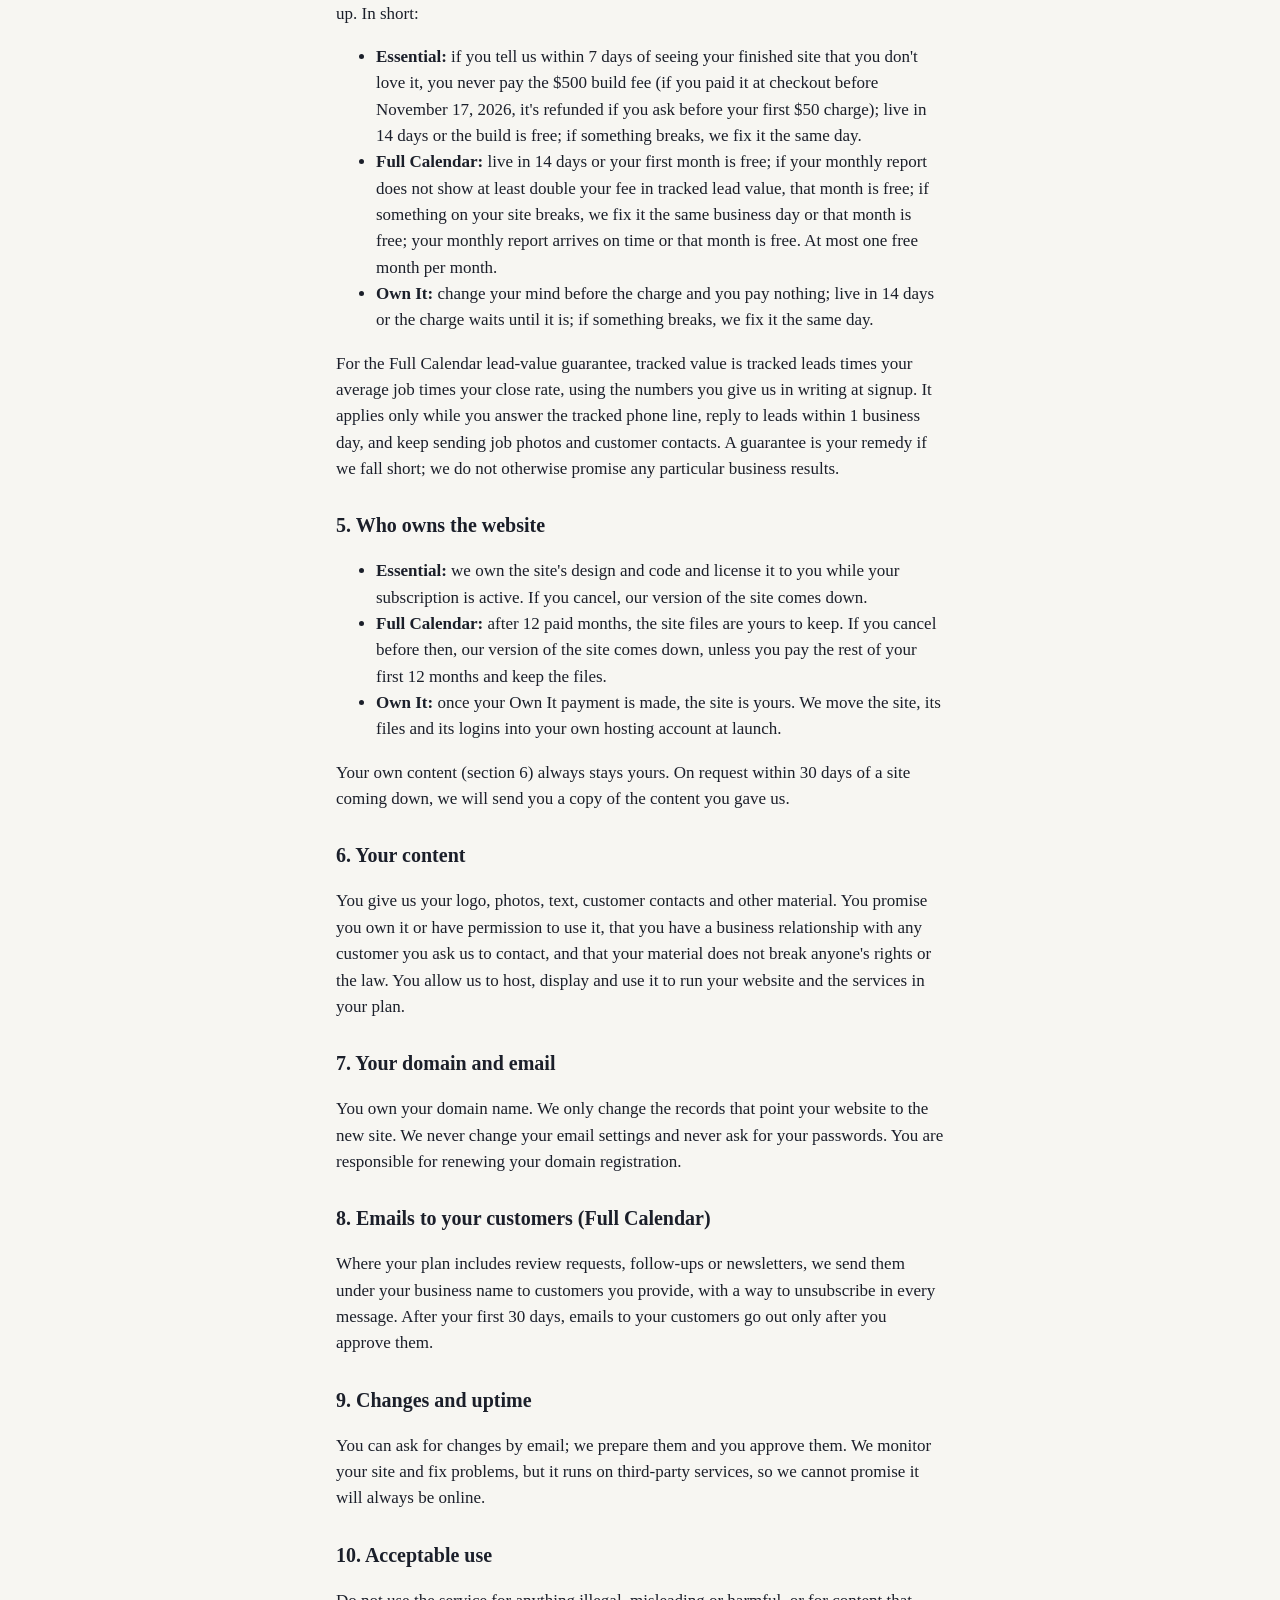
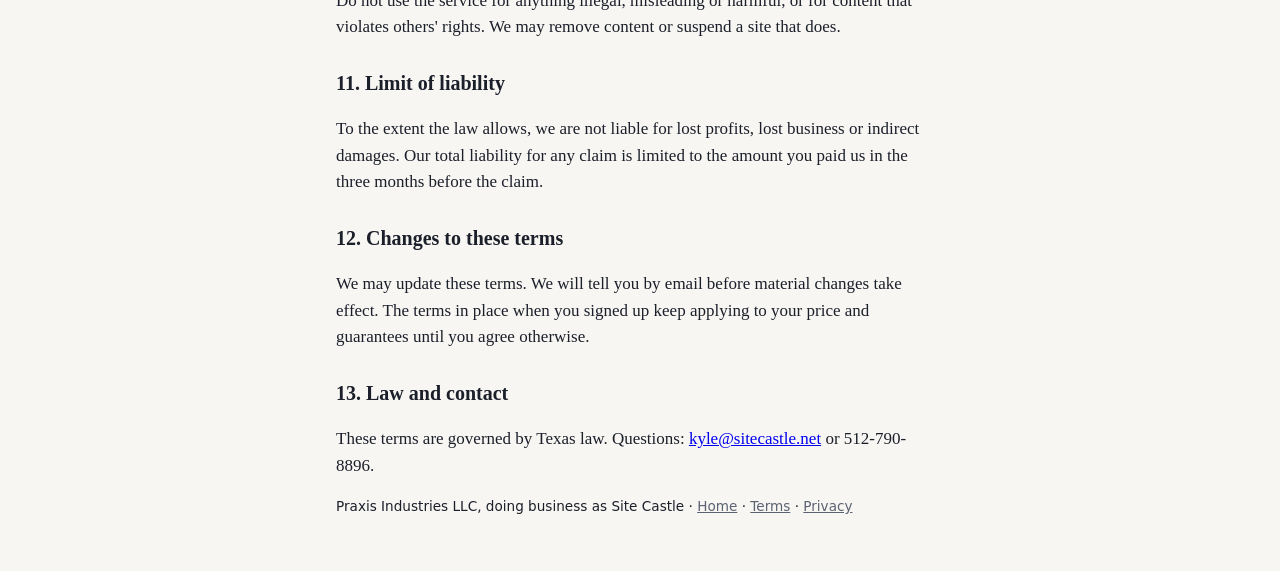
<file: terms.html>
<!doctype html>
<html lang="en">
<head>
<meta charset="utf-8">
<meta name="viewport" content="width=device-width, initial-scale=1">
<title>Terms of Service | Site Castle</title>
<link rel="stylesheet" href="style.css">
</head>
<body>
<div class="wrap legal">
  <header class="site"><a href="index.html">Site Castle</a></header>
  <main>
<h1>Terms of Service</h1>
<p class="hint">Last updated November 14, 2026</p>
<p>These terms are between you ("you") and Praxis Industries LLC, doing business as Site Castle ("Site Castle," "we"), a Texas limited liability company. By checking the box at checkout you agree to them. They cover all three plans: Essential, Full Calendar and Own It.</p>

<h2>1. What we provide</h2>
<p>We build a website for your business and put it live on the domain you already own. You approve it before it goes live. What else is included depends on your plan, as described on our plans page (sitecastle.net/plans) on the day you sign up.</p>

<h2>2. Payments, by plan</h2>
<p><strong>Essential.</strong> You pay $0 at checkout; your card is saved. If you signed up before November 17, 2026, you paid the $500 build fee at checkout. Otherwise the $500 build fee is charged when you approve your finished site, or 7 days after we show it to you if you have not told us whether you approve. Your $50 monthly fee starts 44 days after signup and renews monthly until you cancel. Your site is two pages: a homepage and a contact page. If you have no web address, we register a .com in your name and pay its yearly cost while you are on Essential; if you cancel, the domain stays yours and renewing it is up to you. Each month includes up to 2 photo swaps and 1 edit (if you signed up before November 17, 2026, up to 10 photo swaps and 5 edits).</p>
<p><strong>Full Calendar.</strong> You pay nothing at checkout. Your card or bank account is saved, and your monthly fee starts 44 days after signup and renews monthly until you cancel. If you sign up at the founding rate, that rate stays the same for as long as your subscription stays active. If your site is not live within 14 days of signup, your first month is free and your first charge moves 30 days later. The 14 days pause while we are waiting on you for more than 2 business days.</p>
<p><strong>Own It.</strong> You pay nothing at checkout. Your card or bank account is saved, and $9,000 is charged once, 14 days after signup (if you signed up earlier, the price shown when you signed up). If you cancel before that charge, you pay nothing. If your site is not live within 14 days, the charge waits until it is. After launch, extra packs of 10 photos and 5 design changes are $250 each.</p>
<p><strong>For every plan:</strong></p>
<ul>
<li>Payments run through Stripe. Texas sales tax is added where the law requires it.</li>
<li>If a payment fails, Stripe retries it and emails you. If it stays unpaid, we may pause or take down your site.</li>
<li>We may change a monthly price for future months with at least 30 days' written notice, and you can cancel before the change takes effect. A locked founding rate does not change while your subscription stays active.</li>
</ul>

<h2>3. Cancelling</h2>
<p>Essential and Full Calendar can be cancelled at any time, for any reason, by emailing <a href="mailto:kyle@sitecastle.net">kyle@sitecastle.net</a>. There is no long-term contract. Cancellation takes effect at the end of the month you have already paid for, with no refund for a partial month, except as a guarantee below says otherwise. If you cancel before your first monthly charge, you are not charged that fee.</p>

<h2>4. Our guarantees</h2>
<p>Each plan comes with the guarantees listed for it on our plans page on the day you sign up. In short:</p>
<ul>
<li><strong>Essential:</strong> if you tell us within 7 days of seeing your finished site that you don't love it, you never pay the $500 build fee (if you paid it at checkout before November 17, 2026, it's refunded if you ask before your first $50 charge); live in 14 days or the build is free; if something breaks, we fix it the same day.</li>
<li><strong>Full Calendar:</strong> live in 14 days or your first month is free; if your monthly report does not show at least double your fee in tracked lead value, that month is free; if something on your site breaks, we fix it the same business day or that month is free; your monthly report arrives on time or that month is free. At most one free month per month.</li>
<li><strong>Own It:</strong> change your mind before the charge and you pay nothing; live in 14 days or the charge waits until it is; if something breaks, we fix it the same day.</li>
</ul>
<p>For the Full Calendar lead-value guarantee, tracked value is tracked leads times your average job times your close rate, using the numbers you give us in writing at signup. It applies only while you answer the tracked phone line, reply to leads within 1 business day, and keep sending job photos and customer contacts. A guarantee is your remedy if we fall short; we do not otherwise promise any particular business results.</p>

<h2>5. Who owns the website</h2>
<ul>
<li><strong>Essential:</strong> we own the site's design and code and license it to you while your subscription is active. If you cancel, our version of the site comes down.</li>
<li><strong>Full Calendar:</strong> after 12 paid months, the site files are yours to keep. If you cancel before then, our version of the site comes down, unless you pay the rest of your first 12 months and keep the files.</li>
<li><strong>Own It:</strong> once your Own It payment is made, the site is yours. We move the site, its files and its logins into your own hosting account at launch.</li>
</ul>
<p>Your own content (section 6) always stays yours. On request within 30 days of a site coming down, we will send you a copy of the content you gave us.</p>

<h2>6. Your content</h2>
<p>You give us your logo, photos, text, customer contacts and other material. You promise you own it or have permission to use it, that you have a business relationship with any customer you ask us to contact, and that your material does not break anyone's rights or the law. You allow us to host, display and use it to run your website and the services in your plan.</p>

<h2>7. Your domain and email</h2>
<p>You own your domain name. We only change the records that point your website to the new site. We never change your email settings and never ask for your passwords. You are responsible for renewing your domain registration.</p>

<h2>8. Emails to your customers (Full Calendar)</h2>
<p>Where your plan includes review requests, follow-ups or newsletters, we send them under your business name to customers you provide, with a way to unsubscribe in every message. After your first 30 days, emails to your customers go out only after you approve them.</p>

<h2>9. Changes and uptime</h2>
<p>You can ask for changes by email; we prepare them and you approve them. We monitor your site and fix problems, but it runs on third-party services, so we cannot promise it will always be online.</p>

<h2>10. Acceptable use</h2>
<p>Do not use the service for anything illegal, misleading or harmful, or for content that violates others' rights. We may remove content or suspend a site that does.</p>

<h2>11. Limit of liability</h2>
<p>To the extent the law allows, we are not liable for lost profits, lost business or indirect damages. Our total liability for any claim is limited to the amount you paid us in the three months before the claim.</p>

<h2>12. Changes to these terms</h2>
<p>We may update these terms. We will tell you by email before material changes take effect. The terms in place when you signed up keep applying to your price and guarantees until you agree otherwise.</p>

<h2>13. Law and contact</h2>
<p>These terms are governed by Texas law. Questions: <a href="mailto:kyle@sitecastle.net">kyle@sitecastle.net</a> or 512-790-8896.</p>
  </main>
  <footer>
    <p>Praxis Industries LLC, doing business as Site Castle &middot; <a href="index.html">Home</a> &middot; <a href="terms.html">Terms</a> &middot; <a href="privacy.html">Privacy</a></p>
  </footer>
</div>
</body>
</html>
</file>
<file: style.css>
:root {
  --ink: #1b1f2a;
  --muted: #5b6272;
  --line: #d9dce3;
  --paper: #f7f6f2;
  --card: #ffffff;
  --accent: #1f3a5f;
  --accent-ink: #ffffff;
  --ok: #1d6b3a;
  --warn: #8a4b08;
}
@media (prefers-color-scheme: dark) {
  :root {
    --ink: #eceef3;
    --muted: #a3a9b8;
    --line: #333949;
    --paper: #12151c;
    --card: #1a1e28;
    --accent: #8fb4e8;
    --accent-ink: #0d1117;
    --ok: #67c58a;
    --warn: #e0a15a;
  }
}
* { box-sizing: border-box; }
html { -webkit-text-size-adjust: 100%; }
body {
  margin: 0;
  background: var(--paper);
  color: var(--ink);
  font: 17px/1.55 Georgia, "Iowan Old Style", "Times New Roman", serif;
}
.wrap { max-width: 640px; margin: 0 auto; padding: 0 16px; }
header.site { padding: 28px 0 8px; }
header.site a { color: var(--ink); text-decoration: none; font-weight: 700; letter-spacing: .04em; text-transform: uppercase; font-size: 15px; font-family: system-ui, sans-serif; }
h1 { font-size: 2rem; line-height: 1.2; margin: 24px 0 12px; }
h2 { font-size: 1.25rem; margin: 32px 0 8px; }
h3 { font-size: 1.05rem; margin: 22px 0 6px; }
p, li { color: var(--ink); }
.lede { color: var(--muted); font-size: 1.1rem; margin: 0 0 20px; }
.price { font-family: system-ui, sans-serif; border: 1px solid var(--line); background: var(--card); border-radius: 10px; padding: 14px 16px; margin: 20px 0; }
.price strong { font-size: 1.4rem; }
form { background: var(--card); border: 1px solid var(--line); border-radius: 12px; padding: 20px 16px; margin: 20px 0 40px; font-family: system-ui, sans-serif; }
label { display: block; font-weight: 600; font-size: .95rem; margin: 14px 0 6px; }
input[type=text], input[type=email], input[type=tel], select, textarea {
  width: 100%; padding: 11px 12px; font: inherit; font-size: 16px;
  color: var(--ink); background: var(--paper);
  border: 1px solid var(--line); border-radius: 8px;
}
input:focus, select:focus, textarea:focus, button:focus-visible, a:focus-visible { outline: 3px solid var(--accent); outline-offset: 2px; }
.hint { color: var(--muted); font-size: .85rem; margin: 4px 0 0; }
.check { display: flex; gap: 10px; align-items: flex-start; margin: 18px 0 4px; font-weight: 400; }
.check input { margin-top: 4px; width: 18px; height: 18px; flex: none; }
button, .btn {
  display: inline-block; margin-top: 18px; width: 100%;
  padding: 13px 16px; font: inherit; font-weight: 700; font-size: 16px;
  color: var(--accent-ink); background: var(--accent);
  border: 0; border-radius: 8px; cursor: pointer; text-align: center; text-decoration: none;
}
button[disabled] { opacity: .55; cursor: not-allowed; }
.hp { position: absolute; left: -9999px; }
.result { display: none; margin: 18px 0 0; padding: 14px 16px; border-radius: 10px; border: 1px solid var(--line); background: var(--paper); }
.result.show { display: block; }
.result.ok { border-color: var(--ok); }
.result.warn { border-color: var(--warn); }
.result p { margin: 0 0 10px; }
footer { color: var(--muted); font-size: .85rem; padding: 0 0 40px; font-family: system-ui, sans-serif; }
footer a { color: var(--muted); }
.legal h2 { margin-top: 28px; }
.draftnote { font-family: system-ui, sans-serif; font-size: .9rem; border-left: 3px solid var(--warn); padding: 6px 12px; margin: 16px 0; color: var(--muted); }

/* intake forms */
fieldset { border: 0; padding: 0; margin: 0 0 8px; }
legend { font-family: system-ui, sans-serif; font-weight: 700; font-size: 1.1rem; padding: 18px 0 2px; border-top: 1px solid var(--line); width: 100%; }
fieldset:first-of-type legend { border-top: 0; padding-top: 0; }
.progress { font-family: system-ui, sans-serif; font-size: .9rem; color: var(--muted); margin: 0 0 8px; }
.radios label { display: flex; gap: 10px; align-items: flex-start; font-weight: 400; margin: 8px 0; }
.radios input { margin-top: 4px; width: 18px; height: 18px; flex: none; }
.saved { font-family: system-ui, sans-serif; font-size: .85rem; color: var(--muted); margin: 10px 0 0; min-height: 1.2em; }
</file>
